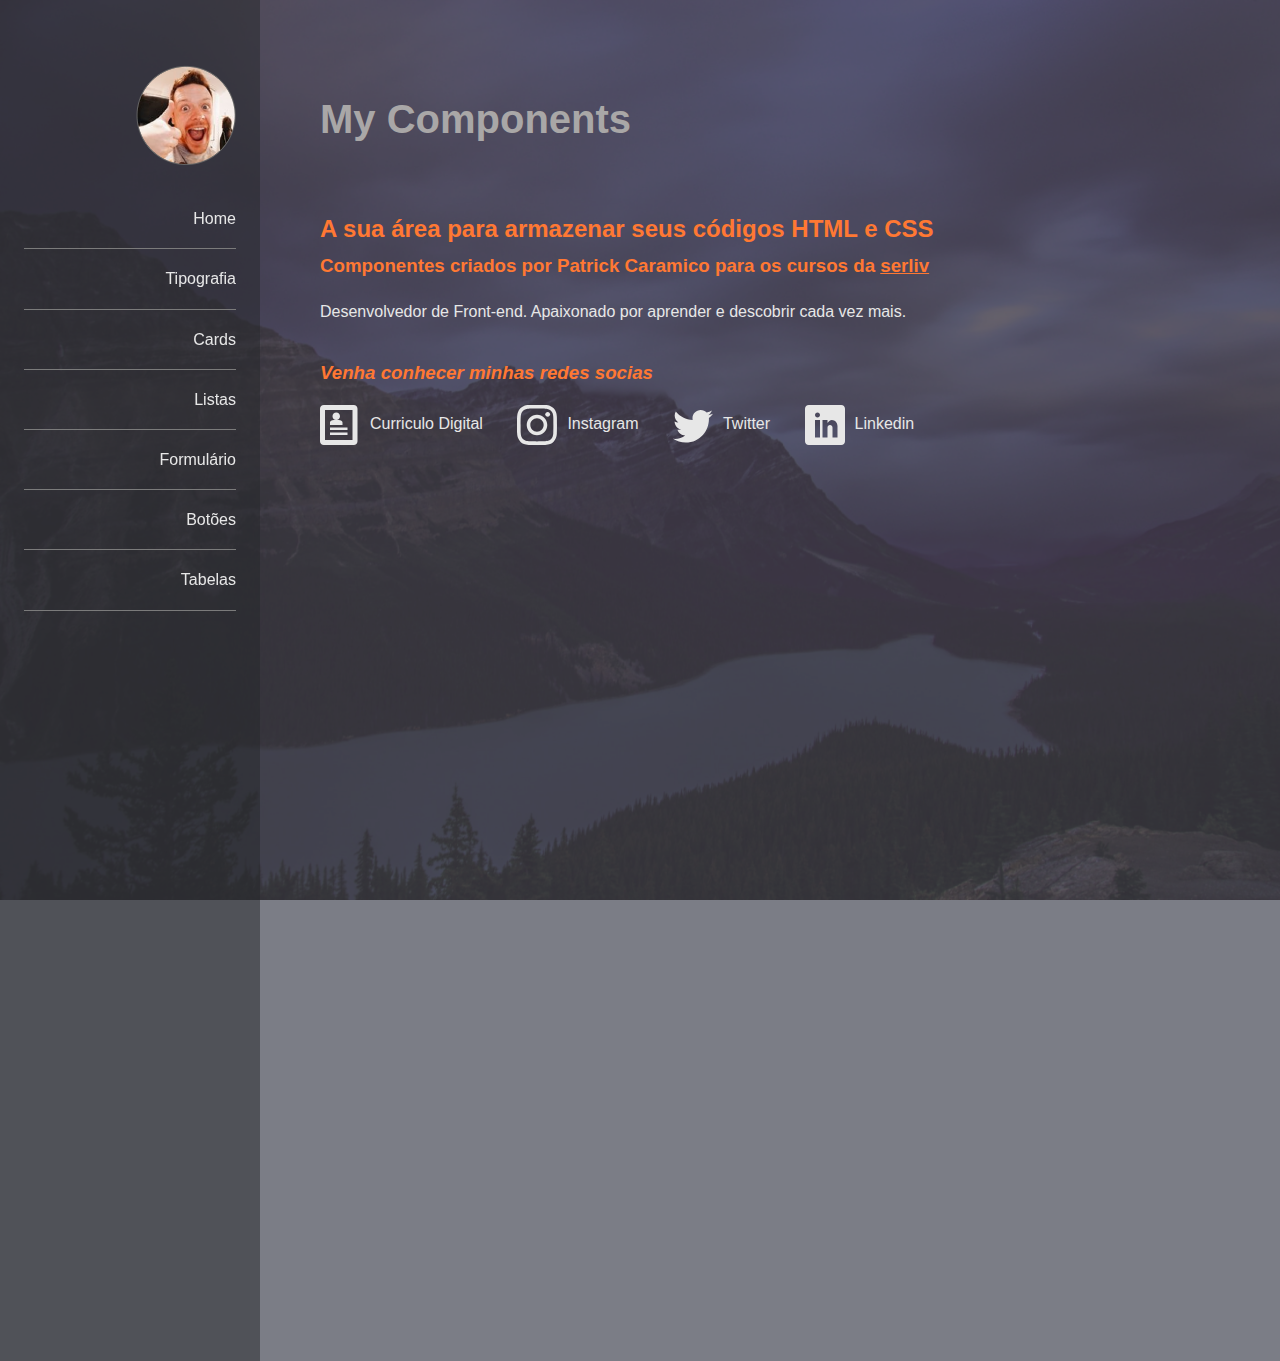
<file: index.html>
<!DOCTYPE html>
<html lang="pt-br">
<head>
    <meta charset="UTF-8">

    <link rel="stylesheet" href="./assets/Icon_svg/style.css">
    <link rel="stylesheet" href="css/normalize.css">
    <link rel="stylesheet" href="css/estilo.css">
    <title>My Components</title>
</head>
<body>

    <header class="main-header">
        <nav class="main-nav">
            <a href="#">
                <img src="images/perfil.png" alt="Patrick Caramico" class="perfil-img">
            </a>

            <ul>
                <li><a href="index.html">Home</a></li>
                <li><a href="tipografia.html">Tipografia</a></li>
                <li><a href="cards.html">Cards</a></li>
                <li><a href="listas.html">Listas</a></li>
                <li><a href="formulário.html">Formulário</a></li>
                <li><a href="botoes.html">Botões</a></li>
                <li><a href="tabelas.html">Tabelas</a></li>
            </ul>
        </nav>
    </header>

    <main class="main">
        <h1>My Components</h1>

        <article>
            <h2>A sua área para armazenar seus códigos HTML e CSS</h2>

            <h3>Componentes criados por Patrick Caramico para os cursos da <a href="https://patrickcaramico.com.br"> serliv</a></h3>

            <p>Desenvolvedor de Front-end. Apaixonado por aprender e descobrir cada vez mais.</p>
        </article>

        <address>
            <h3>Venha conhecer minhas redes socias</h3>

            <p>
                <a href="https://patrickcaramico.github.io/Digital_Curriculo/" class="link-icon">
                    <svg class="icon">
                        <use xlink:href="assets/Icon_svg/symbol-defs.svg#icon-profile"></use>
                    </svg>Curriculo Digital</a>
                <a href="https://www.instagram.com/patrick_caramico112/" class="link-icon">
                    <svg class="icon">
                        <use xlink:href="assets/Icon_svg/symbol-defs.svg#icon-instagram"></use>
                    </svg>Instagram</a>
                <a href="https://twitter.com/CaramicoPatrick" class="link-icon">
                    <svg class="icon">
                        <use xlink:href="assets/Icon_svg/symbol-defs.svg#icon-twitter"></use>
                    </svg>Twitter</a>
                <a href="https://www.linkedin.com/in/patrickcaramico/" class="link-icon">
                    <svg class="icon">
                        <use xlink:href="assets/Icon_svg/symbol-defs.svg#icon-linkedin"></use>
                    </svg>Linkedin</a>
            </p>
        </address>


        <!-- <hr> -->
        <!-- <p>Aqui está um icone usando um svg externo do iconmon

        <svg class="icon">
            <use xlink:href="Icon_svg/symbol-defs.svg#icon-profile"></use>
        </svg></p>
    </main> -->



</body>
</html>
</file>
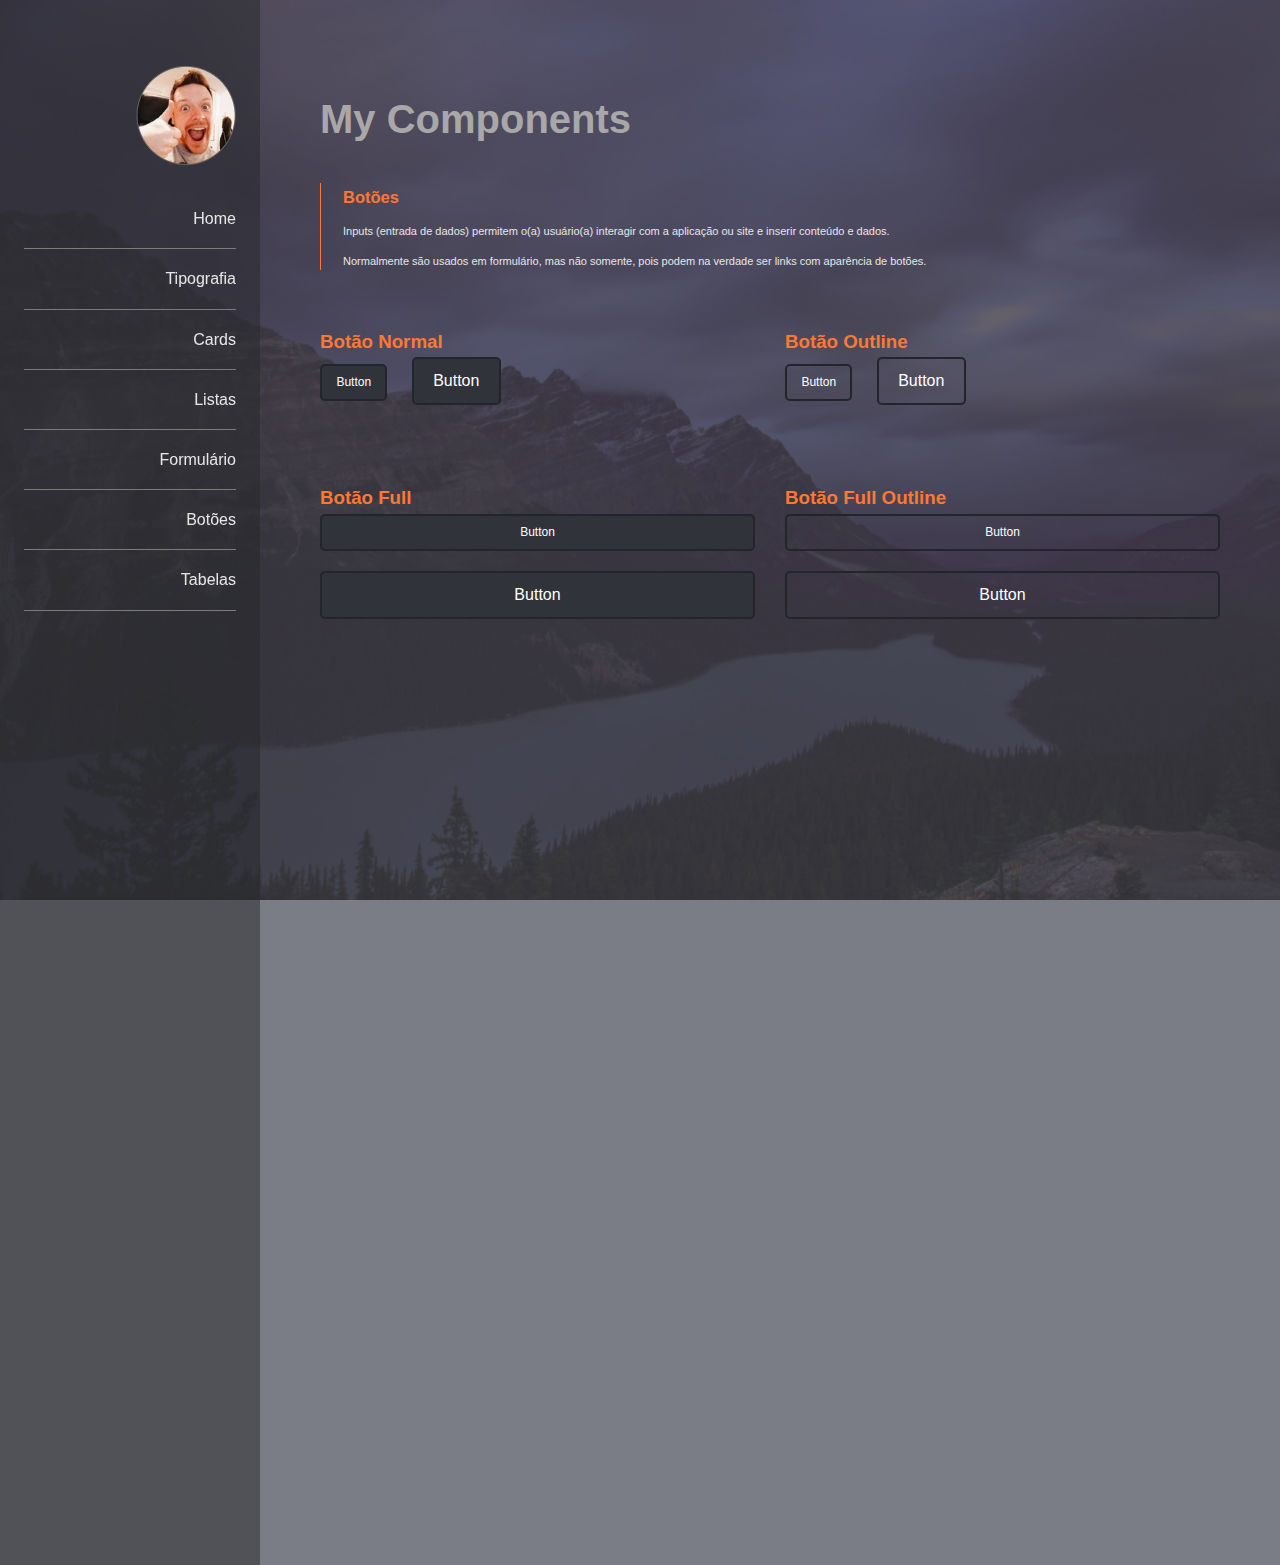
<file: botoes.html>
<!DOCTYPE html>
<html lang="pt-br">
<head>
    <meta charset="UTF-8">

    <link rel="stylesheet" href="css/normalize.css">
    <link rel="stylesheet" href="css/estilo.css">
    <title>My Components</title>
</head>
<body>

    <header class="main-header">
        <nav class="main-nav">
            <a href="#">
                <img src="images/perfil.png" alt="Patrick Caramico" class="perfil-img">
            </a>

            <ul>
                <li><a href="index.html">Home</a></li>
                <li><a href="tipografia.html">Tipografia</a></li>
                <li><a href="cards.html">Cards</a></li>
                <li><a href="listas.html">Listas</a></li>
                <li><a href="formulário.html">Formulário</a></li>
                <li><a href="botoes.html">Botões</a></li>
                <li><a href="tabelas.html">Tabelas</a></li>
            </ul>
        </nav>
    </header>

    <main class="main">
        <h1>My Components</h1>

        <article class="hightlight">
           <h2>Botões</h2>
           <p>Inputs (entrada de dados) permitem o(a) usuário(a) interagir com a aplicação ou site e inserir conteúdo e dados.</p>

           <p>Normalmente são usados em formulário, mas não somente, pois podem na verdade ser links com aparência de botões.</p>
        </article>

        <section>

            <div class="row">
                <article>
                    <h3>Botão Normal</h3>
                    <button class="btn">Button</button>
                    <button class="btn btn-big">Button</button>
                </article>

                <article>
                    <h3>Botão Outline</h3>
                    <button class="btn btn-stroke">Button</button>
                    <button class="btn btn-stroke btn-big">Button</button>
                </article>
            </div>

        </section>

        <section>

            <div class="row">
                <article>
                    <h3>Botão Full</h3>
                    <button class="btn btn-full">Button</button>
                    <button class="btn btn-big btn-full">Button</button>
                </article>

                <article>
                    <h3>Botão Full Outline</h3>
                    <button class="btn btn-stroke btn-full">Button</button>
                    <button class="btn btn-stroke btn-big btn-full">Button</button>
                </article>
            </div>

        </section>

        
    </main>
</body>
</html>
</file>
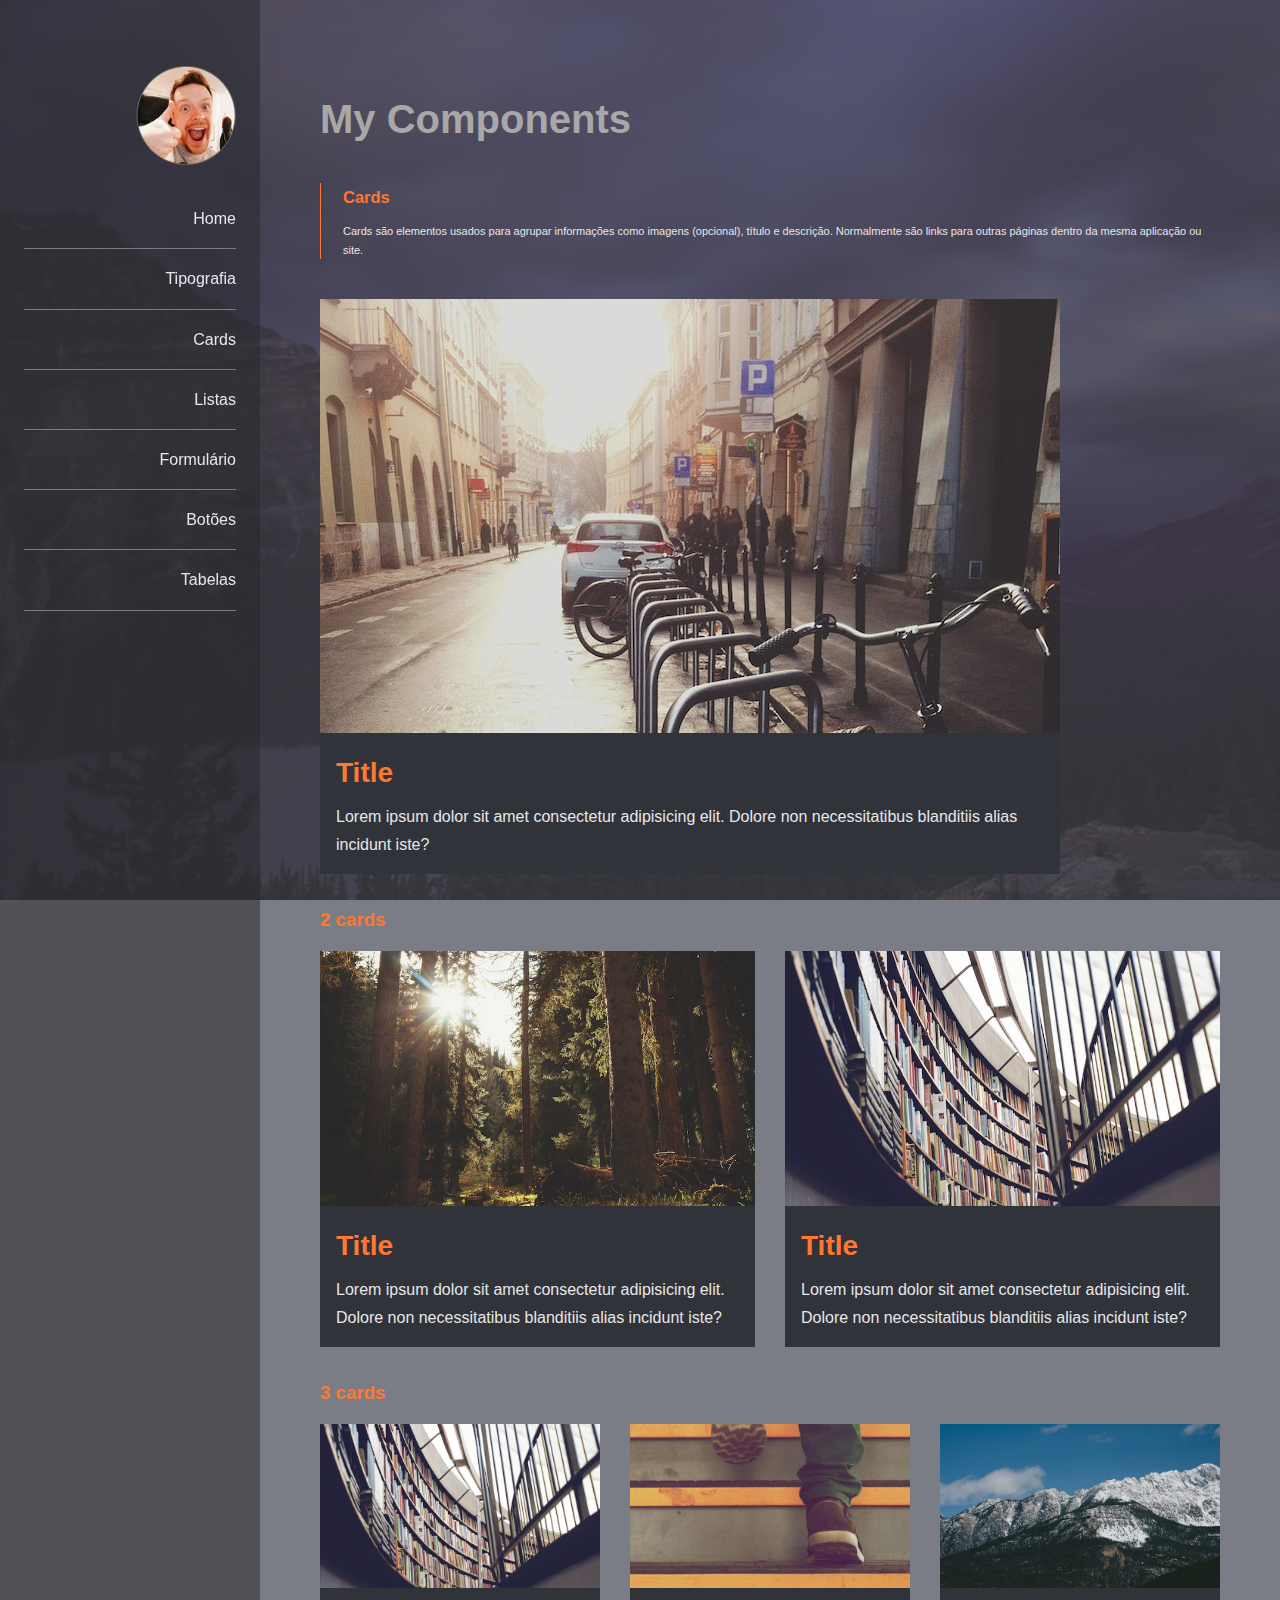
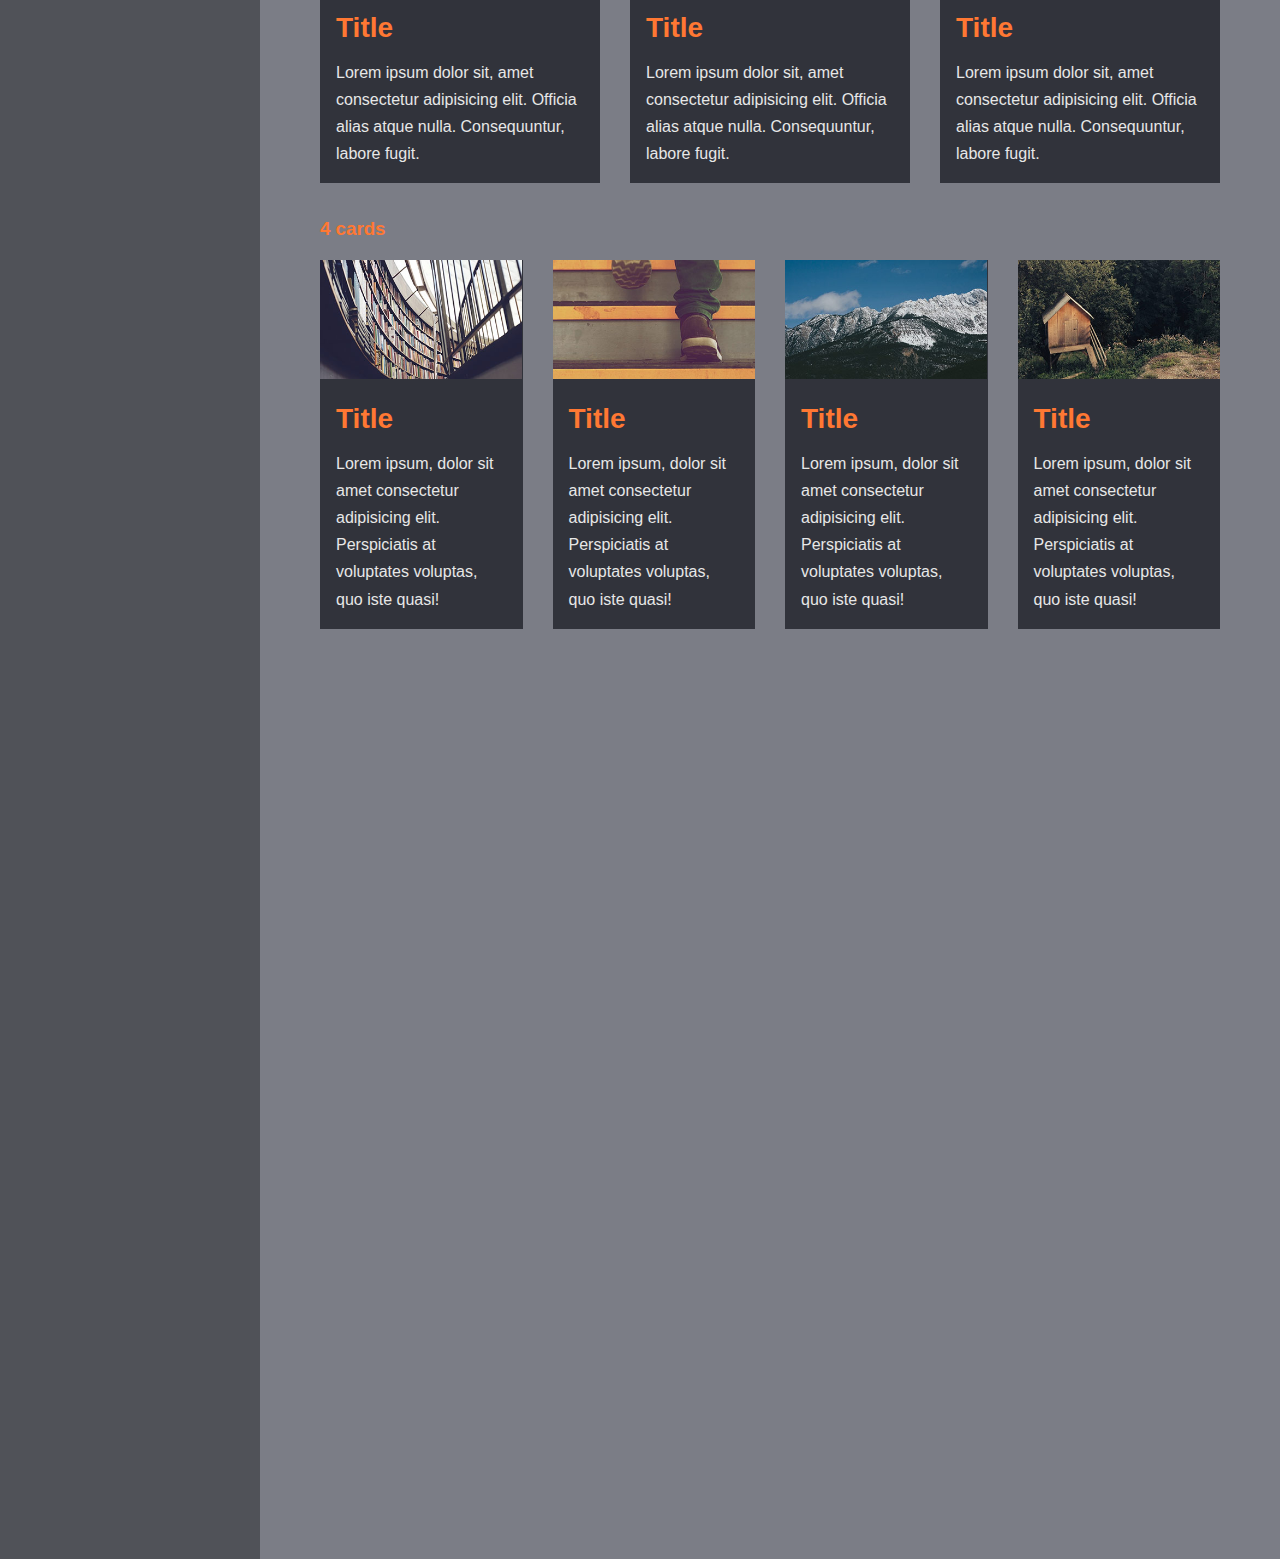
<file: cards.html>
<!DOCTYPE html>
<html lang="pt-br">
<head>
    <meta charset="UTF-8">

    <link rel="stylesheet" href="css/normalize.css">
    <link rel="stylesheet" href="css/estilo.css">
    <title>My Components</title>
</head>
<body>

    <header class="main-header">
        <nav class="main-nav">
            <a href="#">
                <img src="images/perfil.png" alt="Patrick Caramico" class="perfil-img">
            </a>

            <ul>
                <li><a href="index.html">Home</a></li>
                <li><a href="tipografia.html">Tipografia</a></li>
                <li><a href="cards.html">Cards</a></li>
                <li><a href="listas.html">Listas</a></li>
                <li><a href="formulário.html">Formulário</a></li>
                <li><a href="botoes.html">Botões</a></li>
                <li><a href="tabelas.html">Tabelas</a></li>
            </ul>
        </nav>
    </header>

    <main class="main">
        <h1>My Components</h1>

        <article class="hightlight">
           <h2>Cards</h2>
           <p>Cards são elementos usados para agrupar informações como imagens (opcional), título e descrição. Normalmente são links para outras páginas dentro da mesma aplicação ou site.</p>
        </article>

        <section>

            <div class="row">
                <article class="card">
                    <img src="images/fulls/01.jpg" alt="01">
                    <div class="card_content">
                        <h3 class="card_title">Title</h3>
                        <p>Lorem ipsum dolor sit amet consectetur adipisicing elit. Dolore non necessitatibus blanditiis alias incidunt iste?</p>
                    </div>
                </article>
            </div>
        </section>

        <section>
            <h3>2 cards</h3>

            <div class="row">

                <article class="card">
                    <img src="images/fulls/02.jpg" alt="02">
                    <div class="card_content">
                        <h3 class="card_title">Title</h3>
                        <p>Lorem ipsum dolor sit amet consectetur adipisicing elit. Dolore non necessitatibus blanditiis alias incidunt iste?</p>
                    </div>
                </article>

                <article class="card">
                    <img src="images/fulls/03.jpg" alt="03">
                    <div class="card_content">
                        <h3 class="card_title">Title</h3>
                        <p>Lorem ipsum dolor sit amet consectetur adipisicing elit. Dolore non necessitatibus blanditiis alias incidunt iste?</p>
                    </div>
                </article>
            </div>
        </section>

        <section>
            <h3>3 cards</h3>

            <div class="row">
                <article class="card">
                    <img src="images/fulls/03.jpg" alt="03">
                    <div class="card_content">
                        <h4 class="card_title">Title</h4>
                        <p>Lorem ipsum dolor sit, amet consectetur adipisicing elit. Officia alias atque nulla. Consequuntur, labore fugit.</p>
                    </div>
                </article>

                <article class="card">
                    <img src="images/fulls/04.jpg" alt="04">
                    <div class="card_content">
                        <h4 class="card_title">Title</h4>
                        <p>Lorem ipsum dolor sit, amet consectetur adipisicing elit. Officia alias atque nulla. Consequuntur, labore fugit.</p>
                    </div>
                </article>

                <article class="card">
                    <img src="images/fulls/05.jpg" alt="05">
                    <div class="card_content">
                        <h4 class="card_title">Title</h4>
                        <p>Lorem ipsum dolor sit, amet consectetur adipisicing elit. Officia alias atque nulla. Consequuntur, labore fugit.</p>
                    </div>
                </article>
            </div>
        </section>

        <section>
            <h3>4 cards</h3>

            <div class="row">
                <article class="card">
                    <img src="images/thumbs/03.jpg" alt="03">
                    <div class="card_content">
                        <h4 class="card_title">Title</h4>
                        <p>Lorem ipsum, dolor sit amet consectetur adipisicing elit. Perspiciatis at voluptates voluptas, quo iste quasi!</p>
                    </div>
                </article>

                <article class="card">
                    <img src="images/thumbs/04.jpg" alt="04">
                    <div class="card_content">
                        <h4 class="card_title">Title</h4>
                        <p>Lorem ipsum, dolor sit amet consectetur adipisicing elit. Perspiciatis at voluptates voluptas, quo iste quasi!</p>
                    </div>
                </article>

                <article class="card">
                    <img src="images/thumbs/05.jpg" alt="05">
                    <div class="card_content">
                        <h4 class="card_title">Title</h4>
                        <p>Lorem ipsum, dolor sit amet consectetur adipisicing elit. Perspiciatis at voluptates voluptas, quo iste quasi!</p>
                    </div>
                </article>

                <article class="card">
                    <img src="images/thumbs/06.jpg" alt="06"> 
                    <div class="card_content">
                        <h4 class="card_title">Title</h4>
                        <p>Lorem ipsum, dolor sit amet consectetur adipisicing elit. Perspiciatis at voluptates voluptas, quo iste quasi!</p>
                    </div>
                </article>
            </div>
        </section>
    </main>



</body>
</html>
</file>
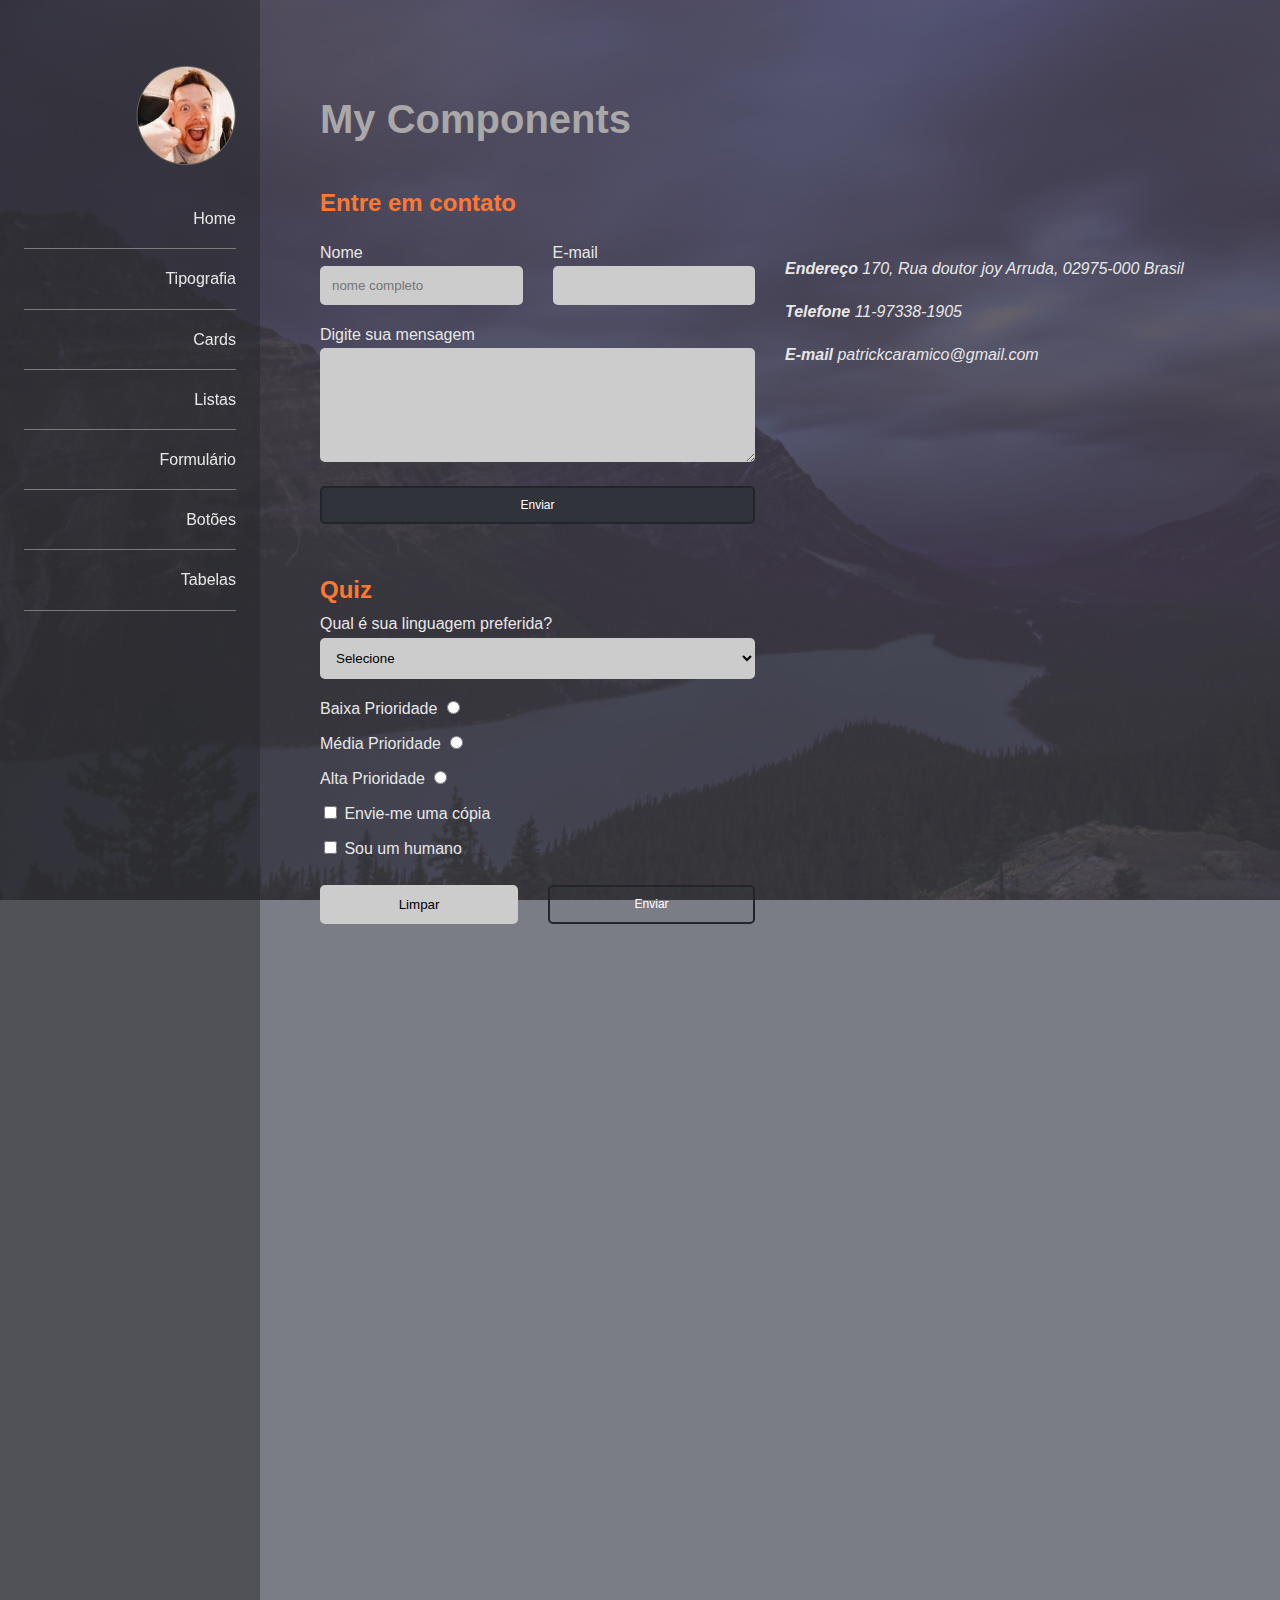
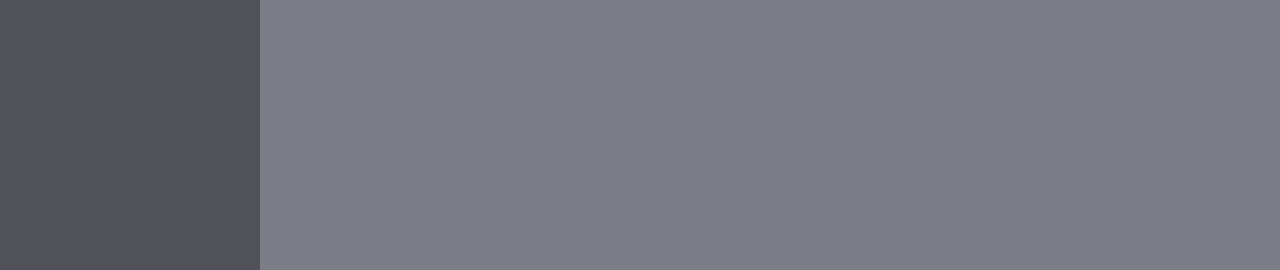
<file: formulário.html>
<!DOCTYPE html>
<html lang="pt-br">
<head>
    <meta charset="UTF-8">

    <link rel="stylesheet" href="css/normalize.css">
    <link rel="stylesheet" href="css/estilo.css">
    <title>My Components</title>
</head>
<body>

    <header class="main-header">
        <nav class="main-nav">
            <a href="#">
                <img src="images/perfil.png" alt="Patrick Caramico" class="perfil-img">
            </a>

            <ul>
                <li><a href="index.html">Home</a></li>
                <li><a href="tipografia.html">Tipografia</a></li>
                <li><a href="cards.html">Cards</a></li>
                <li><a href="listas.html">Listas</a></li>
                <li><a href="formulário.html">Formulário</a></li>
                <li><a href="botoes.html">Botões</a></li>
                <li><a href="tabelas.html">Tabelas</a></li>
            </ul>
        </nav>
    </header>

    <main class="main">
        <h1>My Components</h1>

        <section>
            <h2>Entre  em contato</h2>

            <div class="row">
                
                <form action="">
                    <div class="row">
                        <div>
                            <label for="nome">Nome</label>
                            <input type="text" name="nome" id="nome" placeholder="nome completo">
                        </div> 
                        <div>
                            <label for="email">E-mail</label>
                            <input type="email" name="email" id="email" autocomplete="off">
                        </div> 
                    </div>

                    <label for="mensagem">Digite sua mensagem</label>
                    <textarea name="mensagem" id="mensagem" rows="6"></textarea>

                    <input type="submit" value="Enviar" class="btn">
                </form>

                <address>
                    <p> <b> Endereço</b> 170, Rua doutor joy Arruda, 02975-000 Brasil</p>
                    <p> <b> Telefone</b> 11-97338-1905</p>
                    <p> <b> E-mail</b> patrickcaramico@gmail.com</p>
                </address>

            </div>


        </section>

        <section>
            <h2>Quiz</h2>

            <form action="" class="form-quiz">
                <label for="tecnologia">Qual é sua linguagem preferida?</label>
                <select name="tecnologia" id="tecnologia">
                    <option value="null">Selecione</option>
                    <option value="html">HTML</option>
                    <option value="css">css</option>
                    <option value="Js">javascript</option>
                </select>

                <label>Baixa Prioridade <input type="radio" name="prioridade" value="baixa"></label>
                <label>Média Prioridade <input type="radio" name="prioridade" value="media"></label>
                <label>Alta Prioridade <input type="radio" name="prioridade" value="alta"></label>

                <label> <input type="checkbox" name="copy" value="true"> Envie-me uma cópia</label>
                <label> <input type="checkbox" name="humano" value="true"> Sou um humano</label>

                <div class="row">
                    <input type="reset" value="Limpar">
                    <input type="submit" value="Enviar" class="btn btn-stroke">
                </div>
            </form>
        </section>
        
    </main>
</body>
</html>
</file>
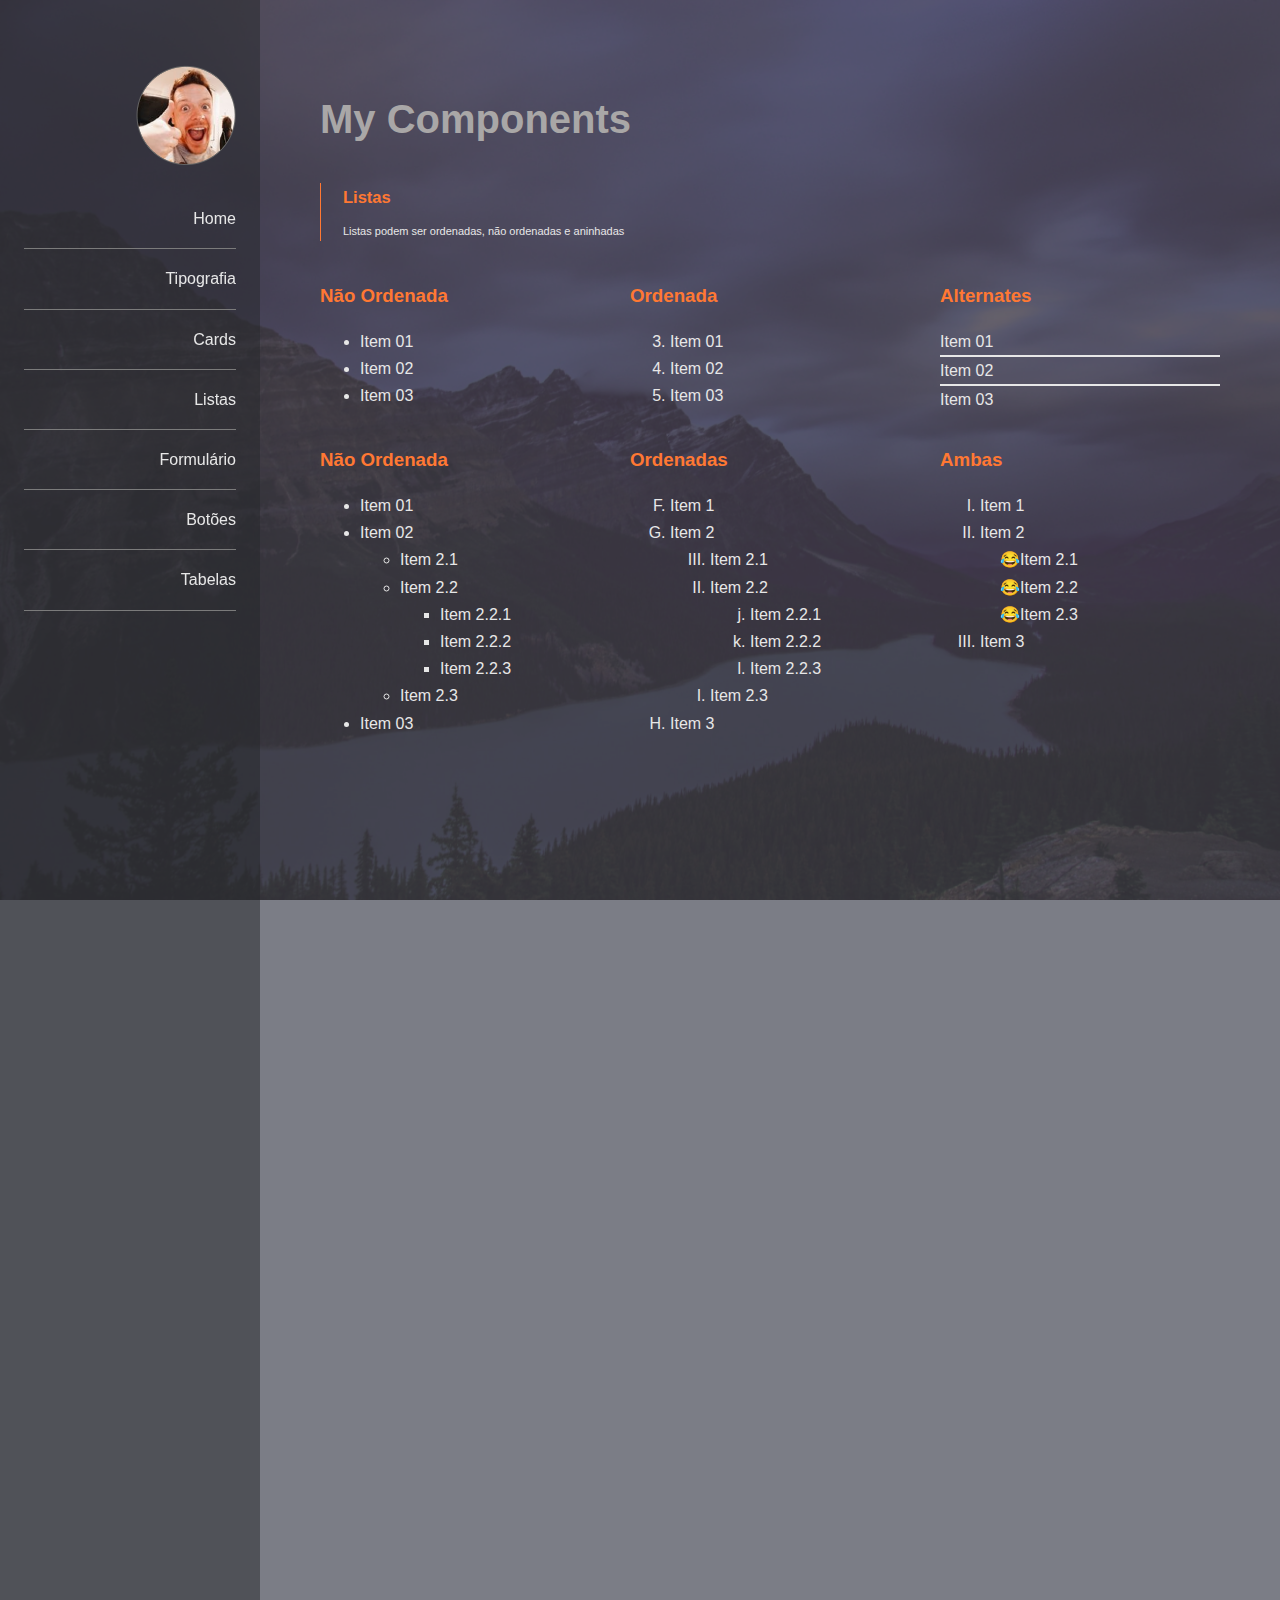
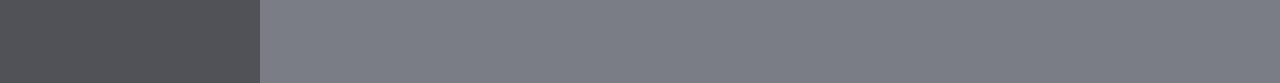
<file: listas.html>
<!DOCTYPE html>
<html lang="pt-br">
<head>
    <meta charset="UTF-8">

    <link rel="stylesheet" href="css/normalize.css">
    <link rel="stylesheet" href="css/estilo.css">
    <title>My Components</title>
</head>
<body>

    <header class="main-header">
        <nav class="main-nav">
            <a href="#">
                <img src="images/perfil.png" alt="Patrick Caramico" class="perfil-img">
            </a>

            <ul>
                <li><a href="index.html">Home</a></li>
                <li><a href="tipografia.html">Tipografia</a></li>
                <li><a href="cards.html">Cards</a></li>
                <li><a href="listas.html">Listas</a></li>
                <li><a href="formulário.html">Formulário</a></li>
                <li><a href="botoes.html">Botões</a></li>
                <li><a href="tabelas.html">Tabelas</a></li>
            </ul>
        </nav>
    </header>

    <main class="main">
        <h1>My Components</h1>

        <article class="hightlight">
           <h2>Listas</h2>
           <p>Listas podem ser ordenadas, não ordenadas e aninhadas</p>
        </article>

        <section>

            <div class="row">
                <div>
                    <h3>Não Ordenada</h3>
                    <ul>
                        <li>Item 01</li>
                        <li>Item 02</li>
                        <li>Item 03</li>
                    </ul>
                </div>

                <div>
                    <h3>Ordenada</h3>
                    <ol start="3">
                        <li>Item 01</li>
                        <li>Item 02</li>
                        <li>Item 03</li>
                    </ol>
                </div>

                <div>
                    <h3>Alternates</h3>
                    <ul class="alternate">
                        <li>Item 01</li>
                        <li>Item 02</li>
                        <li>Item 03</li>
                    </ul>
                </div>
            </div>

            <div class="row">
                <div>
                    <h3>Não Ordenada</h3>
                    <ul>
                        <li>Item 01</li>
                        <li>Item 02
                            <ul>
                                <li>Item 2.1</li>
                                <li>Item 2.2
                                    <ul>
                                        <li>Item 2.2.1</li>
                                        <li>Item 2.2.2</li>
                                        <li>Item 2.2.3</li>
                                    </ul>
                                </li>
                                <li>Item 2.3</li>
                            </ul>
                        </li>
                        <li>Item 03</li>
                    </ul>
                </div>

                <div>
                    <h3>Ordenadas</h3>
                    <ol start="6" type="A">
                        <li>Item 1</li>
                        <li>Item 2
                            <ol type="I" reversed>
                                <li>Item 2.1</li>
                                <li>Item 2.2
                                    <ol type="a" start="10">
                                        <li>Item 2.2.1</li>
                                        <li>Item 2.2.2</li>
                                        <li>Item 2.2.3</li>
                                    </ol>
                                </li>
                                <li>Item 2.3</li>
                            </ol>
                        </li>
                        <li>Item 3</li>
                    </ol>
                </div>

                <div>
                    <h3>Ambas</h3>
                    <ol class="roman">
                        <li>Item 1</li>
                        <li>Item 2
                            <ul class="list-emoji">
                                <li>Item 2.1</li>
                                <li>Item 2.2</li>
                                <li>Item 2.3</li>
                            </ul>
                        </li>
                        <li>Item 3</li>
                    </ol>
                </div>
            </div>

        </section>

        
    </main>
</body>
</html>
</file>
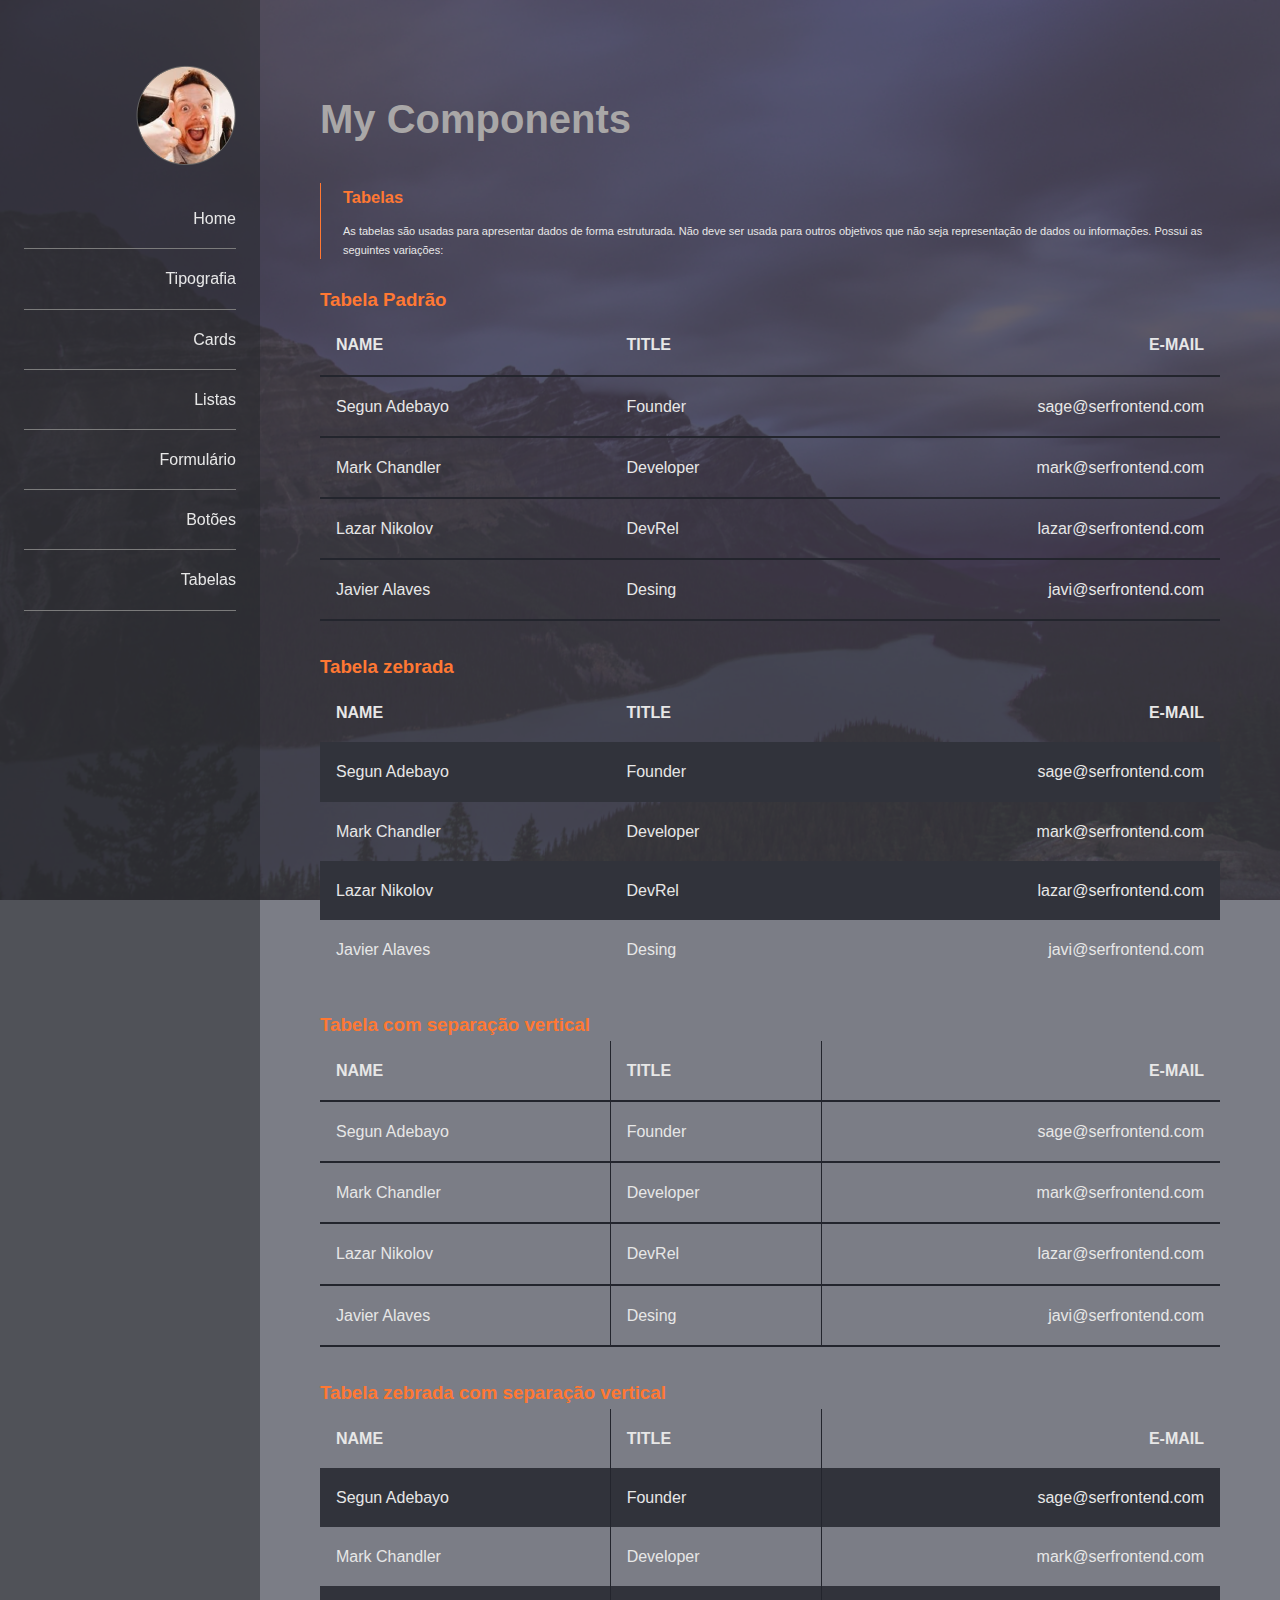
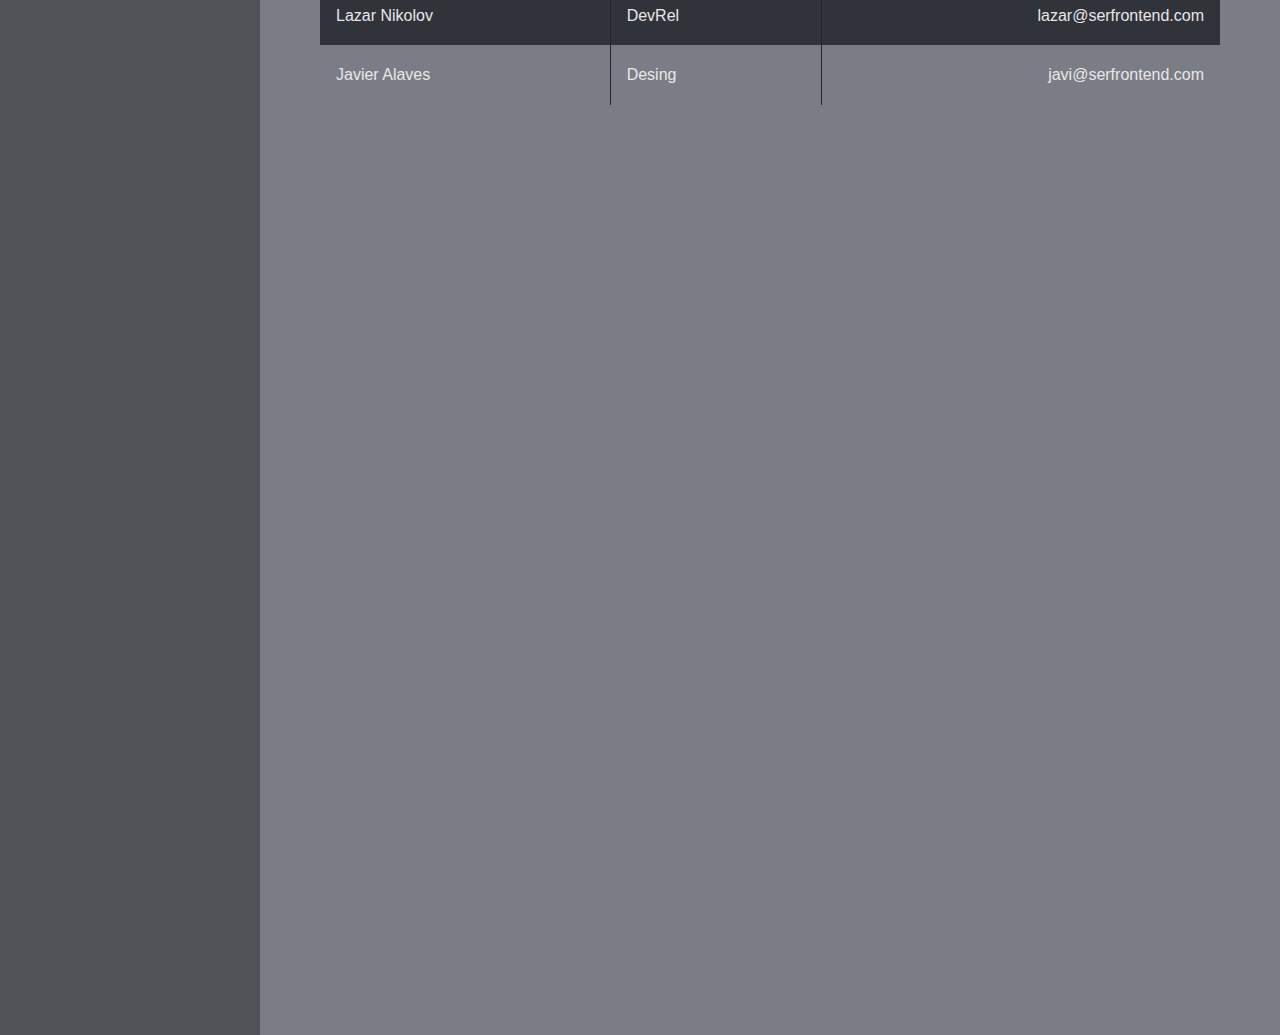
<file: tabelas.html>
<!DOCTYPE html>
<html lang="pt-br">
<head>
    <meta charset="UTF-8">

    <link rel="stylesheet" href="css/normalize.css">
    <link rel="stylesheet" href="css/estilo.css">
    <title>My Components</title>
</head>
<body>

    <header class="main-header">
        <nav class="main-nav">
            <a href="#">
                <img src="images/perfil.png" alt="Patrick Caramico" class="perfil-img">
            </a>

            <ul>
                <li><a href="index.html">Home</a></li>
                <li><a href="tipografia.html">Tipografia</a></li>
                <li><a href="cards.html">Cards</a></li>
                <li><a href="listas.html">Listas</a></li>
                <li><a href="formulário.html">Formulário</a></li>
                <li><a href="botoes.html">Botões</a></li>
                <li><a href="tabelas.html">Tabelas</a></li>
            </ul>
        </nav>
    </header>

    <main class="main">
        <h1>My Components</h1>

        <article class="hightlight">
           <h2>Tabelas</h2>
           <p>As tabelas são usadas para apresentar dados de forma estruturada. Não deve ser usada para outros objetivos que não seja representação de dados ou informações. Possui as seguintes variações: </p>
        </article>

        <section>

            <h3>Tabela Padrão</h3>

            <table class="table">
                <thead>
                    <tr>
                        <th>Name</th>
                        <th>Title</th>
                        <th>E-mail</th>
                    </tr>
                </thead>

                <tbody>
                    <tr>
                        <td>Segun Adebayo</td>
                        <td>Founder</td>
                        <td>sage@serfrontend.com</td>
                    </tr>

                    <tr>
                        <td>Mark Chandler</td>
                        <td>Developer</td>
                        <td>mark@serfrontend.com</td>
                    </tr>

                    <tr>
                        <td>Lazar Nikolov</td>
                        <td>DevRel</td>
                        <td>lazar@serfrontend.com</td>
                    </tr>

                    <tr>
                        <td>Javier Alaves</td>
                        <td>Desing</td>
                        <td>javi@serfrontend.com</td>
                    </tr>
                </tbody>
            </table>
        </section>
 
        <section>

            <h3>Tabela zebrada</h3>

            <table class="table table-alternate">
                <thead>
                    <tr>
                        <th>Name</th>
                        <th>Title</th>
                        <th>E-mail</th>
                    </tr>
                </thead>

                <tbody>
                    <tr>
                        <td>Segun Adebayo</td>
                        <td>Founder</td>
                        <td>sage@serfrontend.com</td>
                    </tr>

                    <tr>
                        <td>Mark Chandler</td>
                        <td>Developer</td>
                        <td>mark@serfrontend.com</td>
                    </tr>

                    <tr>
                        <td>Lazar Nikolov</td>
                        <td>DevRel</td>
                        <td>lazar@serfrontend.com</td>
                    </tr>

                    <tr>
                        <td>Javier Alaves</td>
                        <td>Desing</td>
                        <td>javi@serfrontend.com</td>
                    </tr>
                </tbody>
            </table>
        </section>

        <section>

            <h3>Tabela com separação  vertical</h3>

            <table class="table  table-verticalLines">
                <thead>
                    <tr>
                        <th>Name</th>
                        <th>Title</th>
                        <th>E-mail</th>
                    </tr>
                </thead>

                <tbody>
                    <tr>
                        <td>Segun Adebayo</td>
                        <td>Founder</td>
                        <td>sage@serfrontend.com</td>
                    </tr>

                    <tr>
                        <td>Mark Chandler</td>
                        <td>Developer</td>
                        <td>mark@serfrontend.com</td>
                    </tr>

                    <tr>
                        <td>Lazar Nikolov</td>
                        <td>DevRel</td>
                        <td>lazar@serfrontend.com</td>
                    </tr>

                    <tr>
                        <td>Javier Alaves</td>
                        <td>Desing</td>
                        <td>javi@serfrontend.com</td>
                    </tr>
                </tbody>
            </table>
        </section>

        <section>

            <h3>Tabela zebrada com separação  vertical</h3>

            <table class="table table-alternate table-verticalLines">
                <thead>
                    <tr>
                        <th>Name</th>
                        <th>Title</th>
                        <th>E-mail</th>
                    </tr>
                </thead>

                <tbody>
                    <tr>
                        <td>Segun Adebayo</td>
                        <td>Founder</td>
                        <td>sage@serfrontend.com</td>
                    </tr>

                    <tr>
                        <td>Mark Chandler</td>
                        <td>Developer</td>
                        <td>mark@serfrontend.com</td>
                    </tr>

                    <tr>
                        <td>Lazar Nikolov</td>
                        <td>DevRel</td>
                        <td>lazar@serfrontend.com</td>
                    </tr>

                    <tr>
                        <td>Javier Alaves</td>
                        <td>Desing</td>
                        <td>javi@serfrontend.com</td>
                    </tr>
                </tbody>
            </table>
        </section>
    </main>
</body>
</html>
</file>
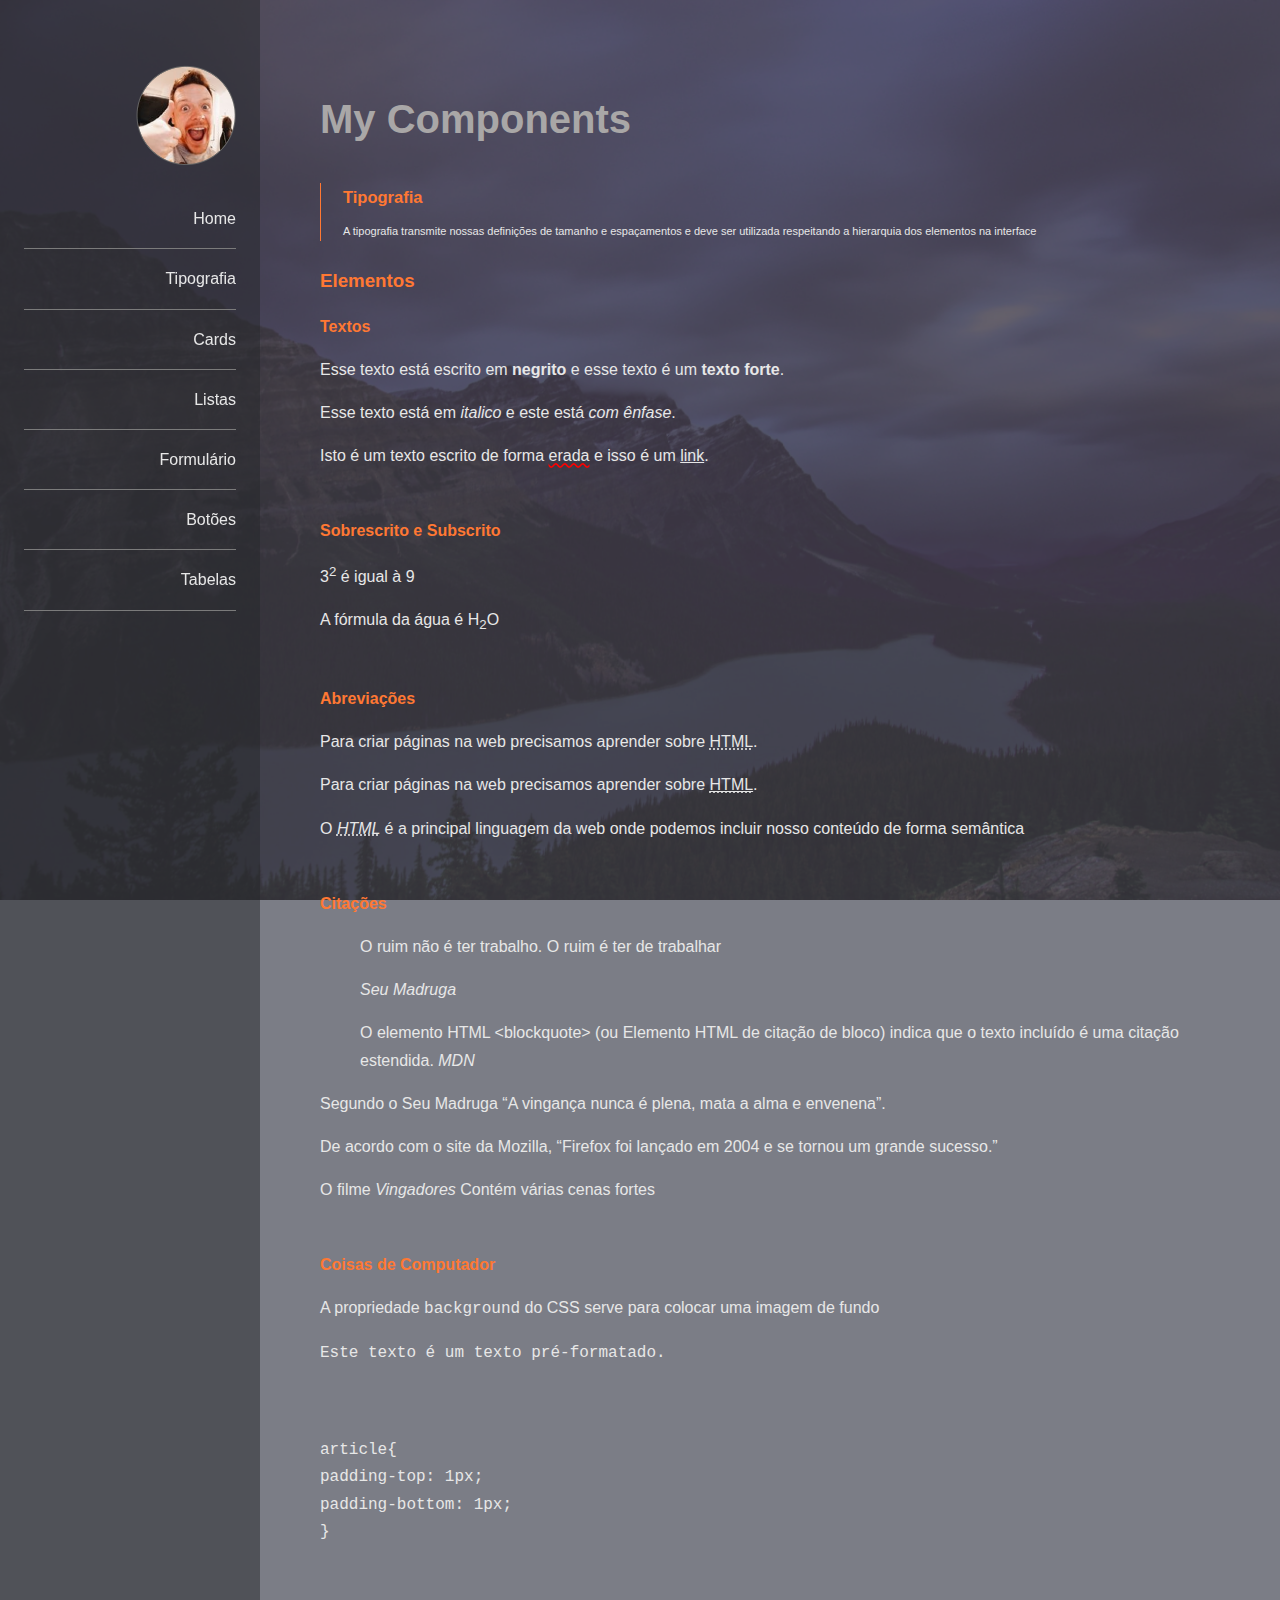
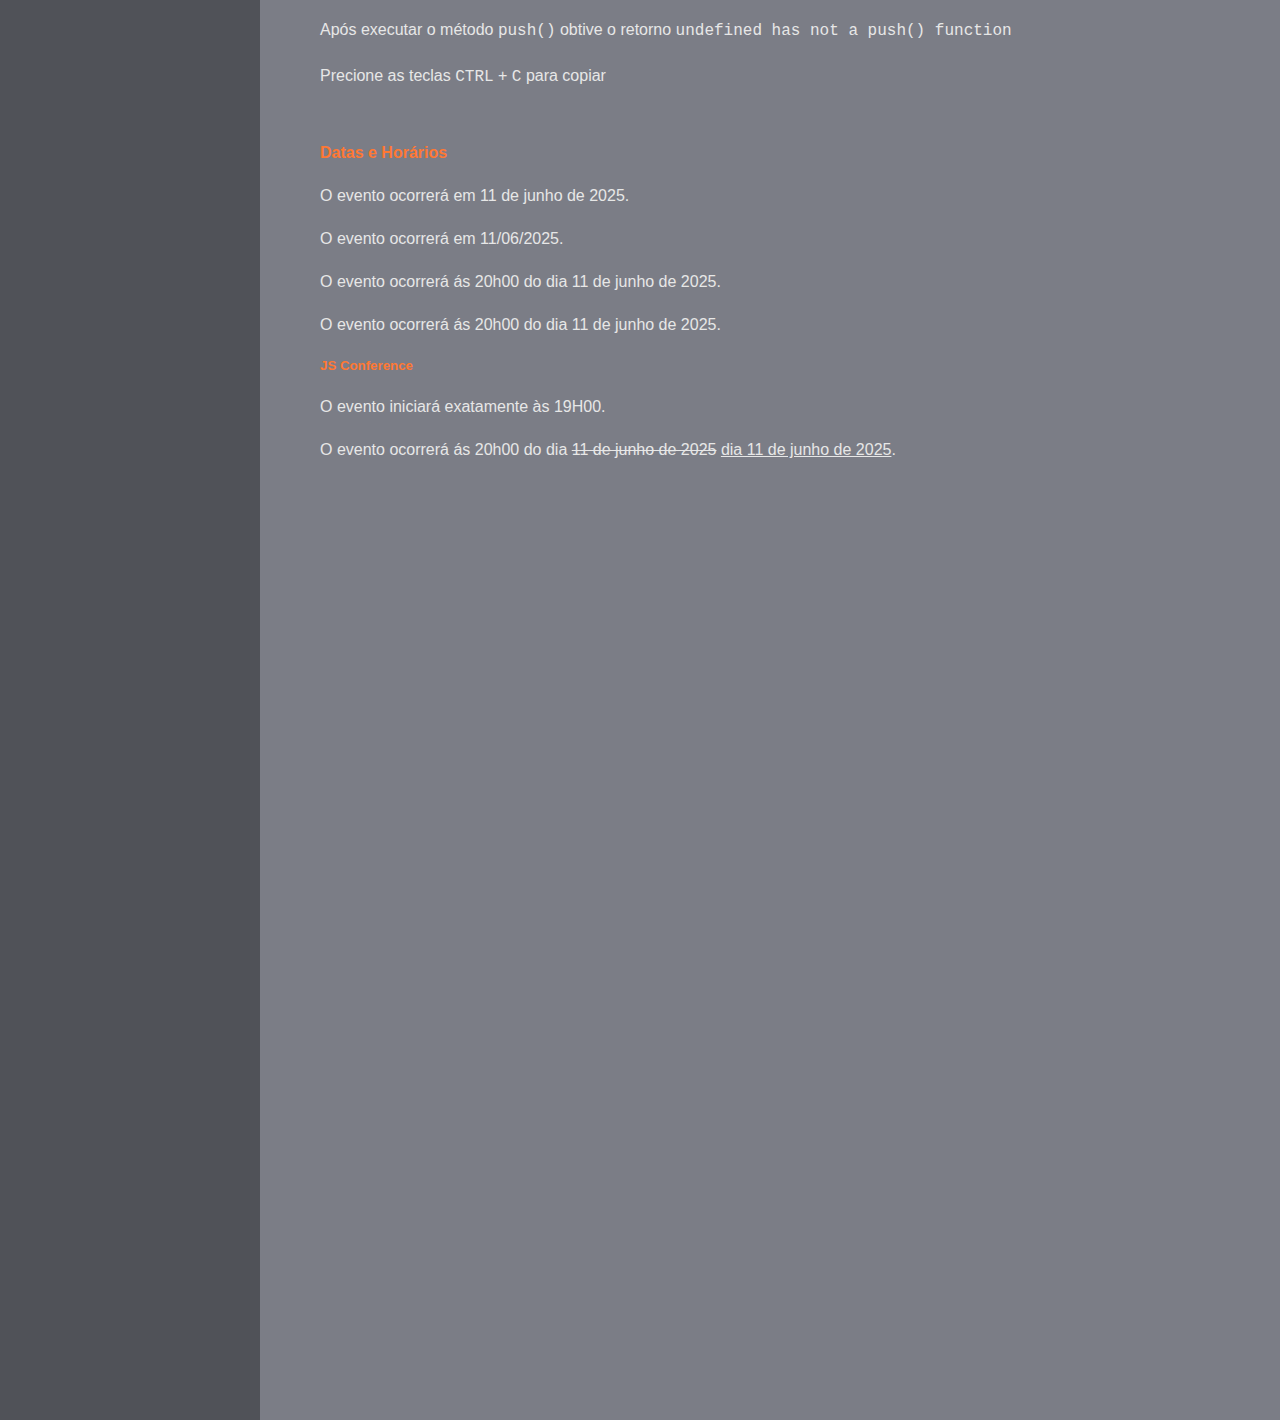
<file: tipografia.html>
<!DOCTYPE html>
<html lang="pt-br">
<head>
    <meta charset="UTF-8">

    <link rel="stylesheet" href="css/normalize.css">
    <link rel="stylesheet" href="css/estilo.css">
    <title>My Components</title>
</head>
<body>

    <header class="main-header">
        <nav class="main-nav">
            <a href="#">
                <img src="images/perfil.png" alt="Patrick Caramico" class="perfil-img">
            </a>

            <ul>
                <li><a href="index.html">Home</a></li>
                <li><a href="tipografia.html">Tipografia</a></li>
                <li><a href="cards.html">Cards</a></li>
                <li><a href="listas.html">Listas</a></li>
                <li><a href="formulário.html">Formulário</a></li>
                <li><a href="botoes.html">Botões</a></li>
                <li><a href="tabelas.html">Tabelas</a></li>
            </ul>
        </nav>
    </header>

    <main class="main">
        <h1>My Components</h1>

        <article class="hightlight">
           <h2>Tipografia</h2>
           <p>A tipografia transmite nossas definições de tamanho e espaçamentos e deve ser utilizada respeitando a hierarquia dos elementos na interface</p>
        </article>

        <section>
            <h3>Elementos</h3>

            <article>
                <h4>Textos</h4>

                <p>Esse texto está escrito em <b>negrito</b> e esse texto é um <strong>texto forte</strong>.</p>
                <p>Esse texto está em <i>italico</i> e este está <em>com ênfase</em>.</p>
                <p>Isto é um texto escrito de forma <u class="underline">erada</u> e isso é um <a href="#"> link</a>.</p>
            </article>

            <article>
                <h4>Sobrescrito e Subscrito</h4>
                <p>3<sup>2</sup> é igual à 9</p>
                <p>A fórmula da água é H<sub>2</sub>O </p>
            </article>

            <article>
                <h4>Abreviações</h4>

                <p>Para criar páginas na web precisamos aprender sobre <abbr title="HiperText Markup Language ">HTML</abbr>.</p>

                <p>Para criar páginas na web precisamos aprender sobre
                    <a href="#html-dfn"><abbr title="HiperText Markup Language ">HTML</abbr></a>.
                </p>
                <p>O <dfn id="html-dfn"> <abbr title="HiperText Markup Language ">HTML</abbr> </dfn> é a principal linguagem da web onde podemos incluir nosso conteúdo de forma semântica</p>
            </article>

            <article>
                <h4>Citações</h4>

                <blockquote>
                    <p>O ruim não é ter trabalho. O ruim é ter de trabalhar</p>
                <cite>Seu Madruga</cite>
                </blockquote>

                <blockquote cite="https://developer.mozilla.org/en-US/docs/Web/HTML/Element/blockquote">
                    O elemento HTML &lt;blockquote&gt; (ou Elemento HTML de citação de bloco) indica que o texto incluído é uma citação estendida.
                    <cite>MDN</cite>
                </blockquote>

                <p>Segundo o Seu Madruga <q>A vingança nunca é plena, mata a alma e envenena</q>.</p>
            
                <p>
                    De acordo com o site da Mozilla,
                    <q cite="https://www.mozilla.org/pt-BR/about/history/details/"
                      >Firefox foi lançado em 2004 e se tornou um grande sucesso.</q>
                </p>

                <p>O filme <cite>Vingadores</cite> Contém várias cenas fortes</p>

            </article>

            <article>
                <h4>Coisas de Computador</h4>

                <p>A propriedade <code>background</code> do CSS serve para colocar uma imagem de fundo</p>

                <pre>
Este texto é um texto pré-formatado.
                </pre>

                <pre>
                    <code>
article{
padding-top: 1px;
padding-bottom: 1px;
}
                    </code>
                </pre>

                <p>
                    Após executar o método <code>push()</code> obtive o retorno 
                    <samp lang="en-US"> undefined has not a push() function</samp>
                </p>

                <p>Precione as teclas <kbd>CTRL</kbd> + <kbd>C</kbd> para copiar</p>
            </article>

            <article>
                <h4>Datas e Horários</h4>

                <p>O evento ocorrerá em <time datetime="2025-06-11"> 11 de junho de 2025</time>.</p>
                <p>O evento ocorrerá em <time datetime="2025-06-11"> 11/06/2025</time>.</p>
                <p>O evento ocorrerá ás <time datetime="2025-06-11T20:00:00">20h00 do dia 11  de junho de 2025</time>.</p>
                <p>O evento ocorrerá ás <time datetime="2025-06-11T20:00:00-03:00">20h00 do dia 11  de junho de 2025</time>.</p>
                
                <h5 lang="en-US">JS Conference</h5>
                <p>O evento iniciará exatamente às <time datetime="19:00"> 19H00</time>.</p>

                <p>O evento ocorrerá ás 20h00 do dia <del datetime="2025-06-05">11 de junho de 2025</del> <ins><time datetime="2025-06-11T20:00:00-03:00"> dia 11  de junho de 2025</time></ins>.</p>


            </article>
        </section>


    </main>



</body>
</html>
</file>
<file: assets/Icon_svg/style.css>
.icon {
  display: inline-block;
  width: 1em;
  height: 1em;
  stroke-width: 0;
  stroke: currentColor;
  fill: currentColor;
}

/* ==========================================
Single-colored icons can be modified like so:
.icon-name {
  font-size: 32px;
  color: red;
}
========================================== */
</file>
<file: css/estilo.css>
:root{
    --primary-color: #FF7833;
    /* --primary-color: red; */
    --secondary-color: #31333B;
    --secondary-color-light: #444856;
    --secondary-color-dark: #23252d;

    --default-gap: 3rem;
}

html{
    font-size: 62.5%;
}

body{
    display: flex;
    margin: 0;
    color: #e7e7e7;
    background-color: #ccc;
    font-family: 'Lucida Sans', 'Lucida Sans Regular', 'Lucida Grande', 'Lucida Sans Unicode', Geneva, Verdana, sans-serif;
    min-height: 100vh;
    line-height: 1.7;
    background-image: url(../images/bg-unsplash.png);
    background-repeat: no-repeat;
    background-size: cover;
    background-attachment: fixed;

}

h1{
    font-size: 4rem;
    color: #a9a7a7;
    margin-top: 2rem;
    margin-bottom: 3rem;
}

h2, h3, h4, h5, h6{
    color: var(--primary-color);
    margin: 0;
}

h2{
    margin-top: 1rem;
}

.hightlight{
    border-left: 1px solid var(--primary-color);
    font-size: 1.1rem;
    /* padding-left: 2em; */
    padding: 0 0 0 2em;
    margin-bottom: 2.2em;

}

article{
    padding: 1em 0;
}

section{
    margin-bottom: 3rem;
}

.underline{
    text-decoration: red wavy underline;
}

.main-header{
    flex: 0 0 26rem;
    background-color: rgba(49, 51, 59, .8);
    

}

.main{
    background-color: var(--secondary-color-light);
    background-color: rgba(68, 72, 86, .6);
    flex: 1 0;
    padding: 6.5rem 6rem 100vh;
}

a{
    color: inherit;
}

.main, .main-header{
    font-size: 1.6rem;
}

.perfil-img{
    max-width: 10rem;
}

.main-nav{
    text-align: right;
    padding: 6.5rem 2.4rem 2.4rem;
    position: sticky;
    top: 0;
    left: 0;
}

.main-nav ul{
    padding: 0;
    list-style-type: none;
}

.main-nav ul a{
    display: block;
    padding: 1.2rem 0;
    text-decoration: none;
    transition: padding-right .2s, background-color .4s;
    background-color: transparent;          
}

.main-nav ul a:hover,
.main-nav ul a:focus{
    background-color: var(--secondary-color-light);
    padding-right: 1rem;
}

.main-nav li{
    border-bottom: 1px solid #7b7b7b;
    padding: .4rem 0;
}

.card{
    max-width: 740px;
    background-color: var(--secondary-color);
    padding: 0;
}

.card_content{
    padding: .5em 1em 1em;
}

.card_content p, 
.card_title{
    margin: 0;
}

.card_title{
    font-size: 1.75em;
    margin-bottom: .25em;
}

.card img{
    max-width: 100%;
}

.row{
    display: flex;
    gap: var(--default-gap);
    padding-top: 1.5rem;
    justify-content: space-between;
}

.row .row{
    padding-top: 0;
}

.row > *{
    /* flex-grow: 1;
    flex-shrink: 0;
    flex-basis: 0%; */
    flex: 1 0 0%;
}

.alternate{
    list-style-type: none;
    padding-left: 0;
}

.alternate li{
    padding: 0;
}

.alternate li:not(:last-child){
    border-bottom: 2px solid;
}

.roman{
    list-style-type: upper-roman;
}

.list-emoji{
    list-style-type: "\1F602";
}

input, 
label,
textarea,
select{
    display: inline-block;
    width: 100%;
    box-sizing: border-box;
}

input[type="radio"],
input[type="checkbox"]{
    width: auto;
}

input, 
textarea, 
select{
    background-color: #ccc;
    padding: 1.2rem;
    border-radius: 5px;
    margin-bottom: 1.6rem;
    border: 0;
}

.btn{
    background-color: var(--secondary-color);
    border: 2px solid var(--secondary-color-dark);
    color: white;
    font-size: 1.2rem;
    cursor: pointer;
    /* padding: 1.2rem; */
    padding: .8em 1.2em;
    border-radius: 5px;
}

.btn + .btn{
    margin-left: 2rem;
}

.btn:hover, 
.btn:focus{
    background-color: var(--secondary-color-dark);
}

.form-quiz{
    /* width: calc(50% - 1.5rem); */
    width: calc(50% - var(--default-gap) / 2);
}

.btn-stroke{
    background-color: transparent;
}

.btn-big{
    font-size: 1.6rem;
}

.btn-full{
    display: inline-block;
    width: 100%;
    box-sizing: border-box;
}

.btn-full + .btn-full{
    margin-left: 0;
    margin-top: 2rem;
}

.table{
    width: 100%;
    border-collapse: collapse;
}

.table td:last-child, 
.table th:last-child{
    text-align: right;
}

.table td, 
.table th{
    
    padding: 1.6rem;
}

.table:not(.table-alternate) td,
.table:not(.table-alternate) th{
    border-bottom: 2px solid var(--secondary-color-dark);
}

.table th{
    text-transform: uppercase;
    text-align: left;
}

.table-alternate tbody tr:nth-child(odd){
    background-color: var(--secondary-color);
}

.table-verticalLines td:not(:last-child),
.table-verticalLines th:not(:last-child){
    border-right: 1px solid var(--secondary-color-dark);
}

.link-icon svg {
    width: 4rem;
    height: 4rem;
    fill: currentColor;
    vertical-align: middle;
    display: inline-block;
    margin-right: 1rem;
}

.link-icon{
    display: inline-block;
    margin-right: 3rem;
    transition: color .3s;
    text-decoration: none;
    font-style: normal;
}

.link-icon:hover{
    color: var(--primary-color);
}
</file>
